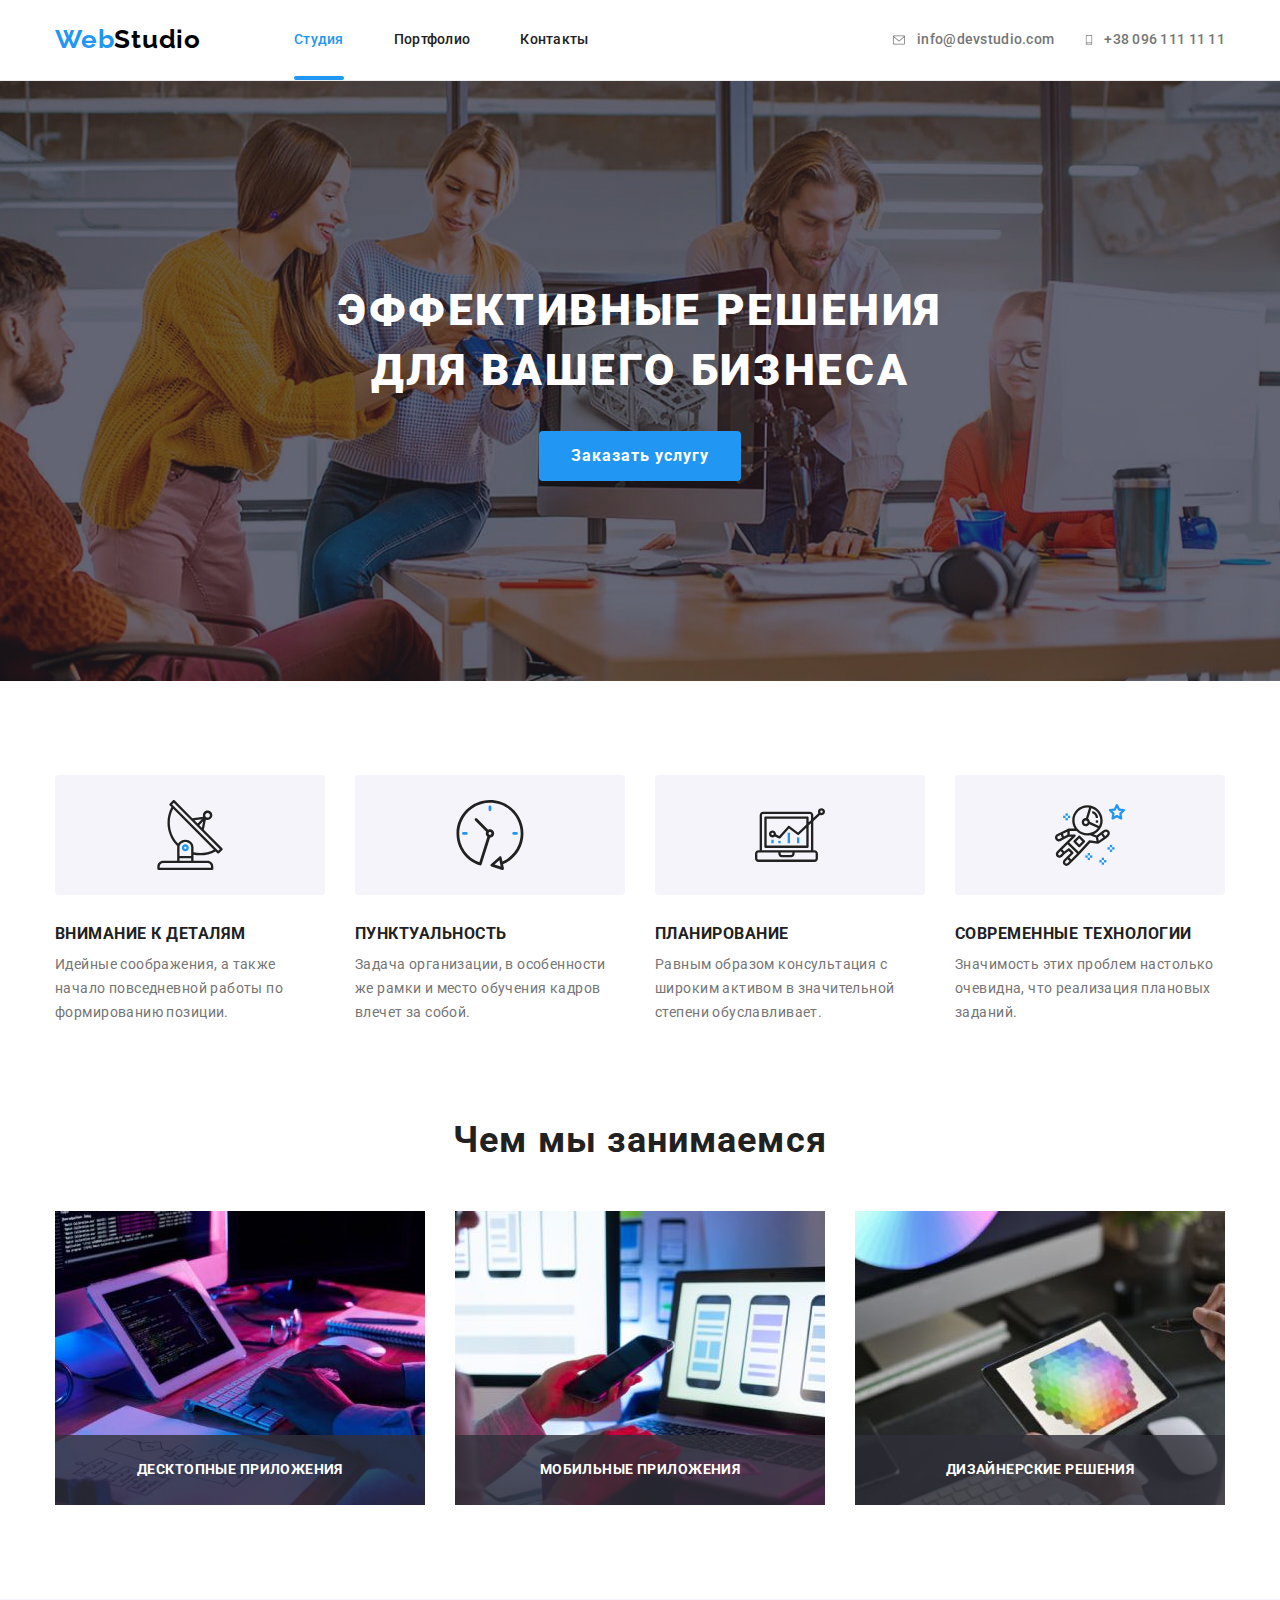
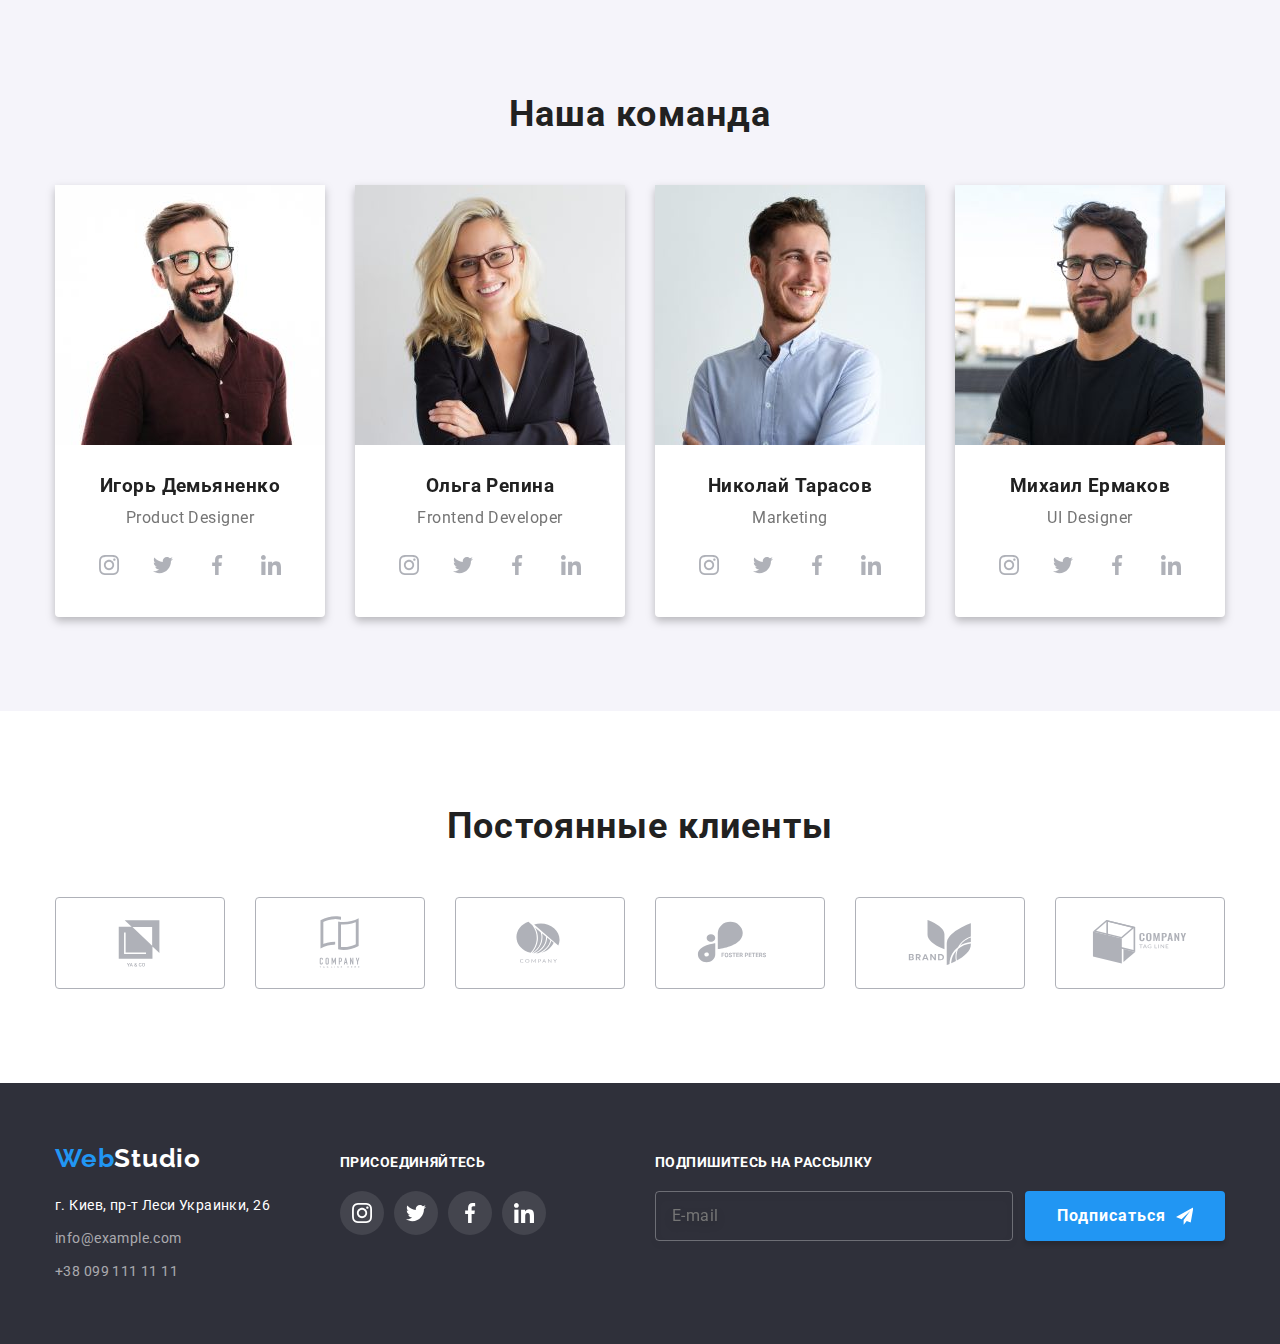
<file: index.html>
<!DOCTYPE html>
<html lang="ru">
<head>
    <meta charset="UTF-8">
    <meta http-equiv="X-UA-Compatible" content="IE=edge">
    <meta name="viewport" content="width=device-width, initial-scale=1.0">
    <title>Студия WebStudio</title>
        <link rel="preconnect" href="https://fonts.googleapis.com">
        <link rel="preconnect" href="https://fonts.gstatic.com" crossorigin>
        <link href="https://fonts.googleapis.com/css2?family=Raleway:wght@700&family=Roboto:wght@400;500;700;900&display=swap"
                rel="stylesheet">
        <link rel="stylesheet" href="https://cdnjs.cloudflare.com/ajax/libs/modern-normalize/1.1.0/modern-normalize.min.css">
        <link rel="stylesheet" href="./css/main.min.css">
</head>

<body>

<header class="header">
        <div class="container">
                <div class="header__content">
                        <nav class="navigation">
                                <a class="logo header__logo" href="./index.html">Web<span class="logo__text">Studio</span></a>
                                <ul class="navigation header__navigation">
                                        <li class="navigation__item navigation__item--active"><a class="navigation__link navigation__link--current-page" href="./index.html">Студия</a></li>
                                        <li class="navigation__item"><a class="navigation__link" href="./portfolio.html">Портфолио</a></li>
                                        <li class="navigation__item"><a class="navigation__link" href="./contacts">Контакты</a></li>
                                </ul>
                        </nav>

                        <ul class="contacts header__contacts">
                                <li class="contacts__item"><a class="contacts__link" href="mailto:info@devstudio.com"><svg width="16" height="12" class="contacts__icon">
                                        <use href="./images/icons.svg#icon-email"></use>
                                </svg>info@devstudio.com</a></li> 
                                <li class="contacts__item"><a class="contacts__link" href="tel:+380961111111"><svg width="10" height="16" class="contacts__icon"><use href="./images/icons.svg#icon-phone"></use></svg>+38 096 111 11 11</a> </li>
                        </ul>

                        <button class="mobile-button header__mobile-button" type="button" data-menu-open>
                                <svg width="40px" height="40px" class="mobile-button__icon" aria-label="Переключатель мобильного меню">
                                        <use href="./images/icons.svg#menu-mobile"></use>
                                </svg>
                        </button>


                        <div class="menu-mobile is-hidden" data-menu>
                                <button type="button" class="menu-mobile__close-button" data-menu-close>
                                        <svg width="40px" height="40px" aria-label="Переключатель мобильного меню">
                                                <use href="./images/icons.svg#menu-close"></use>
                                        </svg>
                                </button>
                                <ul class="menu__list">
                                        <li class="menu__item"><a href="./index.html" class="menu__navigation menu__navigation--current-page">Студия</a> </li>
                                        <li class="menu__item"><a href="./portfolio.html" class="menu__navigation">Портфолио</a></li>
                                        <li class="menu__item"><a href="./index.html" class="menu__navigation">Контакты</a></li>
                                </ul>

                                <ul class="menu__list menu-mobile__contacts">
                                        <li class="menu__item"><a href="+380961111111" class="menu__tel">+38 096 111 11 11</a></li>
                                        <li class="menu__item"><a href="mailto:info@devstudio.com" class="menu__email">info@devstudio.com</a></li>
                                </ul>

                                <ul class="menu-mobile__social-media">
                                        <li class="social-media__list"><a class="menu__social-media" href="">Instagram</a></li>
                                        <li class="social-media__list"><a class="menu__social-media" href="">Twitter</a></li>
                                        <li class="social-media__list"><a class="menu__social-media" href="">Facebook</a></li>
                                        <li class="social-media__list"><a class="menu__social-media" href="">LinkedIn</a></li>
                                </ul>
                        </div>
                
                </div>

        </div>
</header>



<main>

<!--Блок герой-->
        <section class="hero">
        <div class="container">
        <h1 class="hero__title">ЭФФЕКТИВНЫЕ РЕШЕНИЯ <br> ДЛЯ ВАШЕГО БИЗНЕСА</h1>
        <button class="button hero__button" type="button" data-modal-open>Заказать услугу</button>
        </div>
        </section>


<!--Особенности-->
        <section class="section section--alternative-padding">
                <div class="container">
                        <ul class="section-list">
                                <li class="section-list__item advantage">
                                        <div class="advantage__icon"><svg width="70" height="70">
                                                <use href="./images/icons.svg#icon-benefit1"></use>
                                        </svg></div>
                                        <h3 class="advantage__title">ВНИМАНИЕ К ДЕТАЛЯМ</h3>
                                        <p>Идейные соображения, а также начало повседневной работы по формированию позиции.</p>
                                        
                                </li>
                                <li class="section-list__item advantage">
                                        <div class="advantage__icon"><svg width="70" height="70">
                                                <use href="./images/icons.svg#icon-benefit2"></use>
                                        </svg></div>
                                        <h3 class="advantage__title">ПУНКТУАЛЬНОСТЬ</h3>
                                        <p>Задача организации, в особенности же рамки и место обучения кадров влечет за собой.</p>
                                </li>
                                <li class="section-list__item advantage">
                                        <div class="advantage__icon"><svg width="70" height="70">
                                                <use href="./images/icons.svg#icon-benefit3"></use>
                                        </svg></div>
                                        <h3 class="advantage__title">ПЛАНИРОВАНИЕ</h3>
                                        <p>Равным образом консультация с широким активом в значительной степени обуславливает.</p>
                                </li>
                                <li class="section-list__item advantage">
                                        <div class="advantage__icon"><svg width="70" height="70">
                                                <use href="./images/icons.svg#icon-benefit4"></use>
                                        </svg></div>
                                        <h3 class="advantage__title">СОВРЕМЕННЫЕ ТЕХНОЛОГИИ</h3>
                                        <p>Значимость этих проблем настолько очевидна, что реализация плановых заданий.</p>
                                </li>
                        </ul>
                </div>
        </section>



<!--Чем мы занимаемся-->
        <section class="section section--secondary">
                <div class="container">
                <h2 class="section__title">Чем мы занимаемся</h2> 
                <ul class="section-list">
                        <li class="section-list__item service">
                                <a href="">
                                        <img src="./images/optimized/service1.jpg" srcset="./images/optimized/service1.jpg 1x, ./images/optimized/service1_2x.jpg 2x" alt="Создание верстки" width="370" class="service__image">
                                        <p class="service__title">Десктопные приложения</p>
                                </a>
                        </li>
                        <li class="section-list__item service"><a href=""><img src="./images/optimized/service2.jpg" srcset="./images/optimized/service2.jpg 1x, ./images/optimized/service2_2x.jpg 2x" alt="Разработка мобильной версии" width="370" class="service__image"><p class="service__title">Мобильные приложения</p></a></li>
                        <li class="section-list__item service"><a href=""><img src="./images/optimized/service3.jpg" srcset="./images/optimized/service3.jpg 1x, ./images/optimized/service3_2x.jpg 2x" alt="Дизайн макетов" width="370" class="service__image"><p class="service__title">Дизайнерские решения</p></a></li>
                </ul>
                </div>
        </section>


<!--Наша команда-->
        <section class="section section--alternative-background">
        <div class="container">
            <h2 class="section__title">Наша команда</h2>
                <ul class="section-list">
                        <li class="section-list__item team-card team-card__list">
                                <picture>
                                        <source
                                        srcset="./images/optimized/team1_tel.jpg 1x, ./images/optimized/team1_tel_2x.jpg 2x" media="(max-width:767px)"
                                        >

                                        <source
                                        srcset="./images/optimized/team1_desk.jpg 1x, ./images/optimized/team1_desk_2x.jpg 2x" media="(min-width:1200px)"
                                        >   

                                        <img src="./images/optimized/team1_tablet.jpg" srcset="./images/optimized/team1_tablet.jpg 1x, ./images/optimized/team1_tablet_2x.jpg 2x" alt="Фото Игорь Демьяненко" class="team-card__image">

                                </picture>
                        
                        <h3 class="team-card__title">Игорь Демьяненко</h3>
                        <p lang="en" class="team-card__text">Product Designer</p>
                                <ul class="team-card__social-media">
                                        <li class="social-media__list-item"><a href="" class="social-media__link"> <svg class="social-media__icon" width="20" height="20"><use href="./images/icons.svg#icon-instagram"></use></svg></a></li>
                                        <li class="social-media__list-item"><a href="" class="social-media__link"> <svg class="social-media__icon" width="20" height="20"><use href="./images/icons.svg#icon-twitter"></use></svg></a></li>
                                        <li class="social-media__list-item"><a href="" class="social-media__link"> <svg class="social-media__icon" width="20" height="20"><use href="./images/icons.svg#icon-facebook"></use></svg></a></li>
                                        <li class="social-media__list-item"><a href="" class="social-media__link"> <svg class="social-media__icon" width="20" height="20"><use href="./images/icons.svg#icon-linkedin"></use></svg></a></li>
                                </ul>
                        </li>

                        <li class="section-list__item team-card team-card__list">
                                <picture>
                                        <source
                                        srcset="./images/optimized/team2_tel.jpg 1x, ./images/optimized/team2_tel_2x.jpg 2x" media="(max-width:767px)"
                                        >

                                        <source
                                        srcset="./images/optimized/team2_desk.jpg 1x, ./images/optimized/team2_desk_2x.jpg 2x" media="(min-width:1200px)"
                                        >   

                                        <img src="./images/optimized/team2_tablet.jpg" srcset="./images/optimized/team2_tablet.jpg 1x, ./images/optimized/team2_tablet_2x.jpg 2x" alt="Фото Ольга Репина" class="team-card__image">

                                </picture>        
                        <h3 class="team-card__title">Ольга Репина</h3>
                        <p lang="en" class="team-card__text">Frontend Developer</p>
                                <ul class="team-card__social-media">
                                        <li class="social-media__list-item"><a href="" class="social-media__link"> <svg class="social-media__icon" width="20" height="20">
                                                                <use href="./images/icons.svg#icon-instagram"></use>
                                                        </svg></a></li>
                                        <li class="social-media__list-item"><a href="" class="social-media__link"> <svg class="social-media__icon" width="20" height="20">
                                                                <use href="./images/icons.svg#icon-twitter"></use>
                                                        </svg></a></li>
                                        <li class="social-media__list-item"><a href="" class="social-media__link"> <svg class="social-media__icon" width="20" height="20">
                                                                <use href="./images/icons.svg#icon-facebook"></use>
                                                        </svg></a></li>
                                        <li class="social-media__list-item"><a href="" class="social-media__link"> <svg class="social-media__icon" width="20" height="20">
                                                                <use href="./images/icons.svg#icon-linkedin"></use>
                                                        </svg></a></li>
                                </ul>
                        </li>

                        <li class="section-list__item team-card team-card__list">
                                <picture>
                                        <source
                                        srcset="./images/optimized/team3_tel.jpg 1x, ./images/optimized/team3_tel_2x.jpg 2x" media="(max-width:767px)"
                                        >

                                        <source
                                        srcset="./images/optimized/team3_desk.jpg 1x, ./images/optimized/team3_desk_2x.jpg 2x" media="(min-width:1200px)"
                                        >   

                                        <img src="./images/optimized/team3_tablet.jpg" srcset="./images/optimized/team3_tablet.jpg 1x, ./images/optimized/team3_tablet_2x.jpg 2x" alt="Фото Николай Тарасов" class="team-card__image">

                                </picture>           
                        <h3 class="team-card__title">Николай Тарасов</h3>
                        <p lang="en" class="team-card__text">Marketing</p>
                                <ul class="team-card__social-media">
                                        <li class="social-media__list-item"><a href="" class="social-media__link"> <svg class="social-media__icon" width="20" height="20"><use href="./images/icons.svg#icon-instagram"></use></svg></a></li>
                                        <li class="social-media__list-item"><a href="" class="social-media__link"> <svg class="social-media__icon" width="20" height="20"><use href="./images/icons.svg#icon-twitter"></use></svg></a></li>
                                        <li class="social-media__list-item"><a href="" class="social-media__link"> <svg class="social-media__icon" width="20" height="20"><use href="./images/icons.svg#icon-facebook"></use></svg></a></li>
                                        <li class="social-media__list-item"><a href="" class="social-media__link"> <svg class="social-media__icon" width="20" height="20"><use href="./images/icons.svg#icon-linkedin"></use></svg></a></li>
                                </ul>
                        </li>
                        
                        <li class="section-list__item team-card team-card__list">
                                <picture>
                                        <source
                                        srcset="./images/optimized/team4_tel.jpg 1x, ./images/optimized/team4_tel_2x.jpg 2x" media="(max-width:767px)"
                                        >

                                        <source
                                        srcset="./images/optimized/team4_desk.jpg 1x, ./images/optimized/team4_desk_2x.jpg 2x" media="(min-width:1200px)"
                                        >   

                                        <img src="./images/optimized/team4_tablet.jpg" srcset="./images/optimized/team4_tablet.jpg 1x, ./images/optimized/team4_tablet_2x.jpg 2x" alt="Фото Михаил Ермаков" class="team-card__image">

                                </picture>    
                        <h3 class="team-card__title">Михаил Ермаков</h3>
                        <p lang="en" class="team-card__text">UI Designer</p>
                                <ul class="team-card__social-media">
                                        <li class="social-media__list-item"><a href="" class="social-media__link"> <svg class="social-media__icon" width="20" height="20"><use href="./images/icons.svg#icon-instagram"></use></svg></a></li>
                                        <li class="social-media__list-item"><a href="" class="social-media__link"> <svg class="social-media__icon" width="20" height="20"><use href="./images/icons.svg#icon-twitter"></use></svg></a></li>
                                        <li class="social-media__list-item"><a href="" class="social-media__link"> <svg class="social-media__icon" width="20" height="20"><use href="./images/icons.svg#icon-facebook"></use></svg></a></li>
                                        <li class="social-media__list-item"><a href="" class="social-media__link"> <svg class="social-media__icon" width="20" height="20"><use href="./images/icons.svg#icon-linkedin"></use></svg></a></li>
                        </ul>
                        </li>
                </ul>
        </div>
        </section>

        <!--Клиенты-->
        <section class="section">
                <div class="container">
                        <h2 class="section__title">Постоянные клиенты</h2>
                        <ul class="client-list">
                                <li class="client-list__item"><a href="" class="client-list__logo"><svg width="106" height="60" class="client-list__icon"><use href="./images/icons.svg#icon-client1"></use></svg></a></li>
                                <li class="client-list__item"><a href="" class="client-list__logo"><svg width="106" height="60" class="client-list__icon"><use href="./images/icons.svg#icon-client2"></use></svg></a></li>
                                <li class="client-list__item"><a href="" class="client-list__logo"><svg width="106" height="60" class="client-list__icon"><use href="./images/icons.svg#icon-client3"></use></svg></a></li>
                                <li class="client-list__item"><a href="" class="client-list__logo"><svg width="106" height="60" class="client-list__icon"><use href="./images/icons.svg#icon-client4"></use></svg></a></li>
                                <li class="client-list__item"><a href="" class="client-list__logo"><svg width="106" height="60" class="client-list__icon"><use href="./images/icons.svg#icon-client5"></use></svg></a></li>
                                <li class="client-list__item"><a href="" class="client-list__logo"><svg width="106" height="60" class="client-list__icon"><use href="./images/icons.svg#icon-client6"></use></svg></a></li>
                        </ul>
                </div>
        </section>

</main>


        <footer class="footer">
                <div class="container footer__content">
                        <div class="footer__tablet-layout">
                                <div>
                                        <a class="logo" href="./index.html">Web<span class="logo__text--alternative">Studio</span></a>
                                        <address>
                                                <ul class="address footer__address">
                                                        <li class="address__line"><a class="address__text address__text--alternative" href="https://goo.gl/maps/aRRkFb3PzJFJw8Fk9" target="_blank">г. Киев, пр-т Леси Украинки, 26</a></li>
                                                        <li class="address__line"><a class="address__text" href="mailto:info@devstudio.com">info@example.com</a></li>
                                                        <li class="address__line"><a class="address__text" href="tel:+380961111111">+38 099 111 11 11</a></li>
                                                </ul>
                                        </address>
                                </div>
                        
                                <div class="footer__social-media">
                                        <h3 class="footer__call-to-action">присоединяйтесь</h3>
                                                <ul class="social-media">
                                                        <li class="social-media__list-item"><a href="" class="social-media__link social-media__link--alternative"> <svg class="social-media__icon" width="20" height="20">
                                                                                <use href="./images/icons.svg#icon-instagram"></use>
                                                                        </svg></a></li>
                                                        <li class="social-media__list-item"><a href="" class="social-media__link social-media__link--alternative"> <svg class="social-media__icon" width="20" height="20">
                                                                                <use href="./images/icons.svg#icon-twitter"></use>
                                                                        </svg></a></li>
                                                        <li class="social-media__list-item"><a href="" class="social-media__link social-media__link--alternative"> <svg class="social-media__icon" width="20" height="20">
                                                                                <use href="./images/icons.svg#icon-facebook"></use>
                                                                        </svg></a></li>
                                                        <li class="social-media__list-item"><a href="" class="social-media__link social-media__link--alternative"> <svg class="social-media__icon" width="20" height="20">
                                                                                <use href="./images/icons.svg#icon-linkedin"></use>
                                                                        </svg></a></li>
                                                </ul>
                                </div>
                        </div>
                        
                        <div class="footer__form">
                                <label for="subscription" class="footer__call-to-action">Подпишитесь на рассылку</label>
                                        <div>
                                                <form class="footer__subscription">
                                                <input type="email" name="subscription" id="subscription" class="footer__input" placeholder="E-mail">
                                                <button type="submit" class="button button--submission footer__button">Подписаться<svg width="24" height="24" class="button__icon"><use href="./images/icons.svg#icon-send"></use></svg></button>
                                                </form>
                                        </div>
                        </div>
                </div>
        </footer>
        <div class="backdrop backdrop--hidden" data-modal>
                <div class="modal">
                        <button type="button" class="modal-button" data-modal-close><svg width="11" height="11" class="modal-button__cross"><use href="./images/icons.svg#icon-cross"></use></svg></button>
                        <p class="modal__label">Оставьте свои данные, мы вам перезвоним</p>
                        <form>
                                
                                <div class="modal__input">
                                        <label for="name">Имя</label>
                                        <input type="text" name="name" id="name" maxlength="20" class="input__layout">
                                        <svg width="18" height="18" class="input__icon">
                                        <use href="./images/icons.svg#icon-profile"></use>
                                        </svg>
                                </div>
                                
                                <div class="modal__input">
                                        <label for="tel">Телефон</label>
                                        <input type="tel" name="tel" id="tel" class="input__layout">
                                        <svg width="18" height="18" class="input__icon">
                                        <use href="./images/icons.svg#icon-tel"></use>
                                        </svg>
                                </div>

                                
                                <div class="modal__input">
                                        <label for="email">Почта</label>
                                        <input type="email" name="email" id="email" class="input__layout">
                                        <svg width="18" height="18" class="input__icon">
                                        <use href="./images/icons.svg#icon-email-form"></use>
                                        </svg>
                                </div>
                                
                                <div class="modal__textarea">
                                <label for="comment">Комментарий</label>
                                <textarea name="comment" id="comment" placeholder="Введите текст" class="textarea"></textarea>
                                </div>
                                <input type="checkbox" name="policy" id="policy" class="input__check input__check--hidden">
                                <label for="policy" class="policy__text"><span class="policy__check"><svg width="11" height="8">
                                        <use href="./images/icons.svg#icon-confirm"></use>
                                </svg></span> Соглашаюсь с рассылкой и принимаю <a href="" class="policy__link">Условия договора</a></label>
                                <button type="submit" class="button button--submission modal__button">Отправить</button>
                        </form>
                
                </div>
        </div>

<script src="./js/mobile-menu.js"></script>
<script src="./js/modal.js"></script>

</body>
</html>
</file>
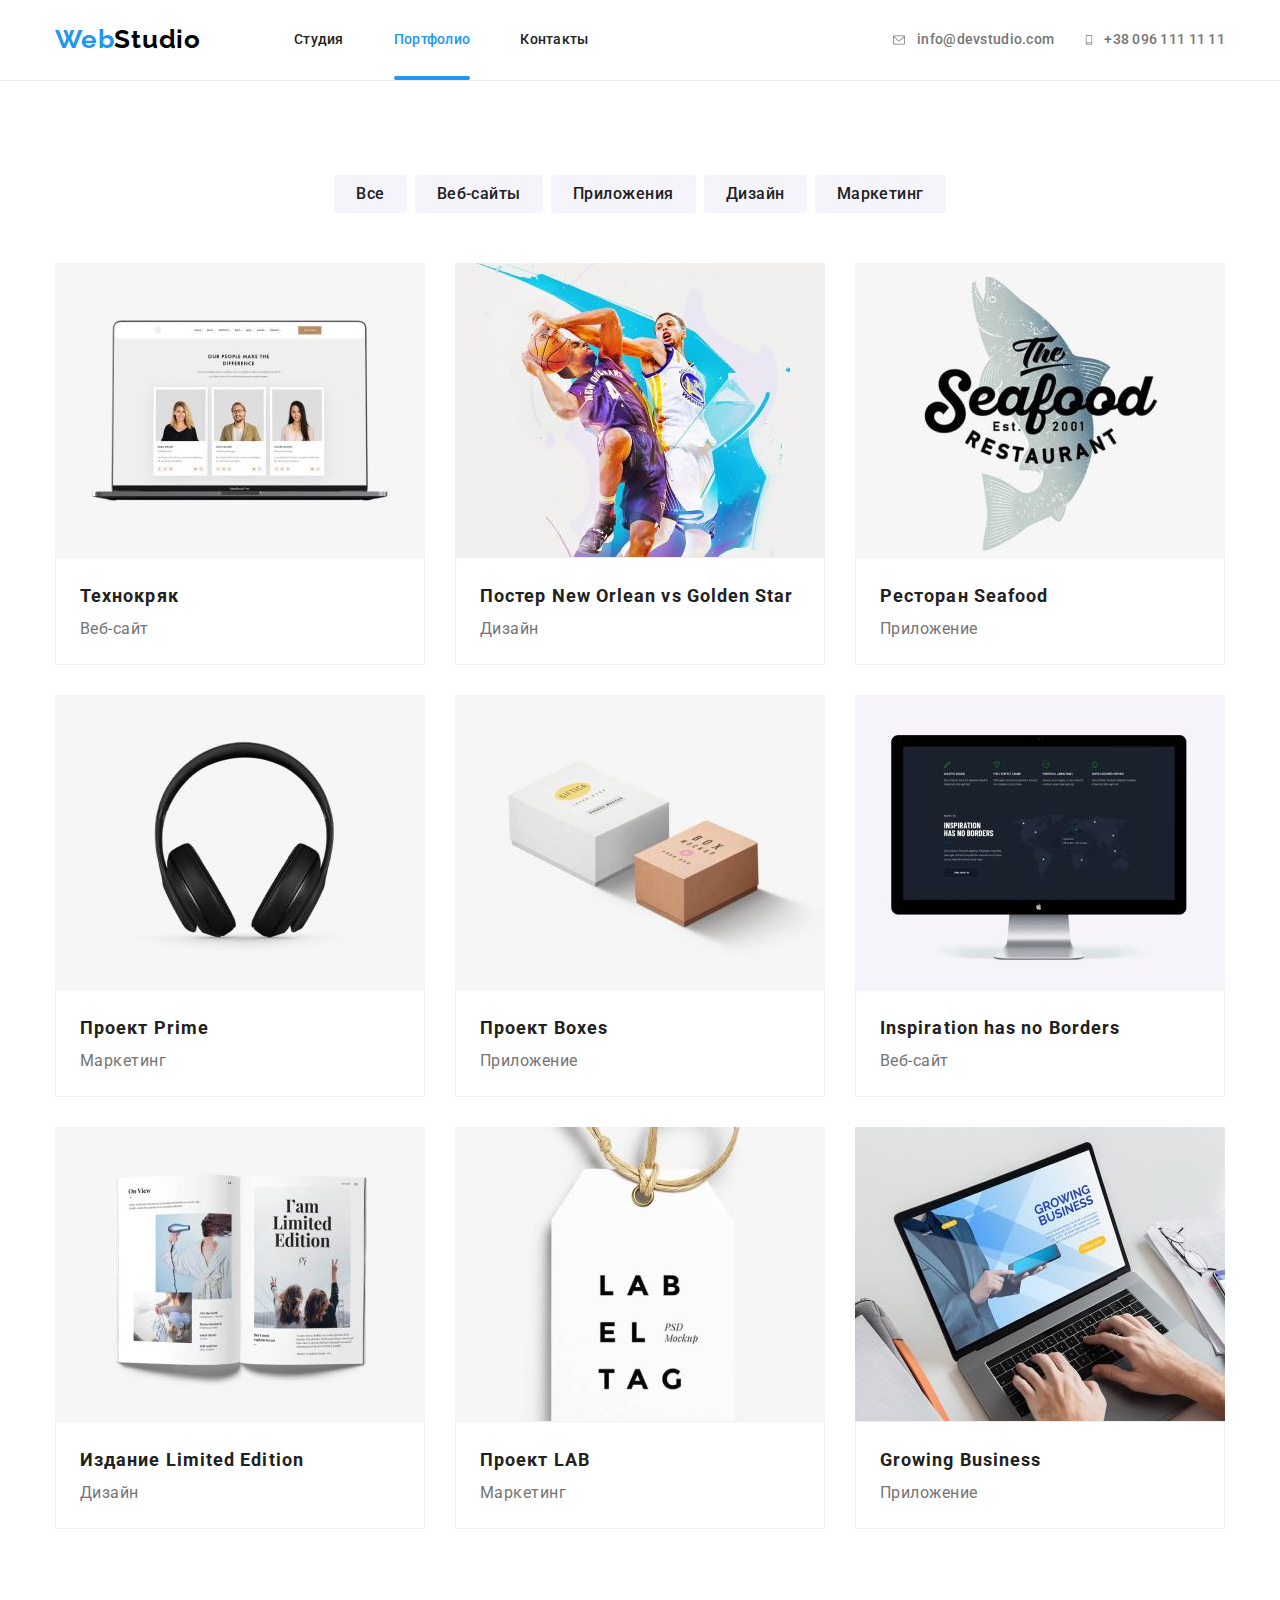
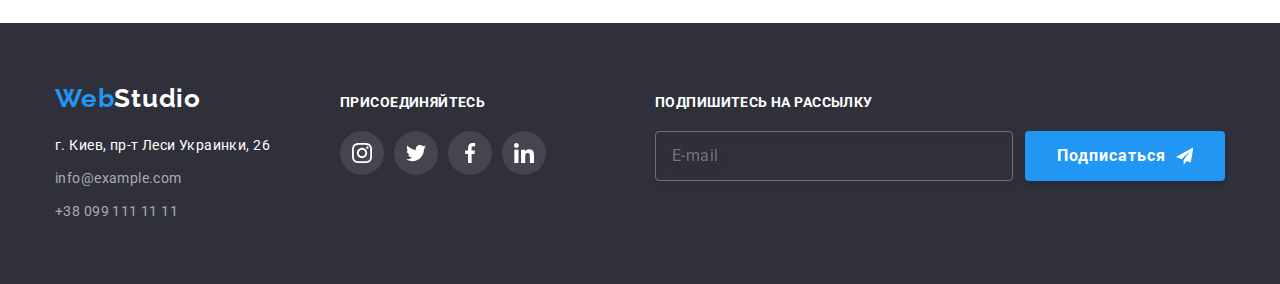
<file: portfolio.html>
<!DOCTYPE html>
<html lang="ru">
<head>
    <meta charset="UTF-8">
    <meta http-equiv="X-UA-Compatible" content="IE=edge">
    <meta name="viewport" content="width=device-width, initial-scale=1.0">
    <title>Портфолио WebStudio</title>
    <link rel="preconnect" href="https://fonts.googleapis.com">
    <link rel="preconnect" href="https://fonts.gstatic.com" crossorigin>
    <link href="https://fonts.googleapis.com/css2?family=Raleway:wght@700&family=Roboto:wght@400;500;700;900&display=swap"
    rel="stylesheet">
    <link rel="stylesheet" href="https://cdnjs.cloudflare.com/ajax/libs/modern-normalize/1.1.0/modern-normalize.min.css">
    <link rel="stylesheet" href="./css/main.min.css">
</head>

<body>

        <header class="header">
                <div class="container">
                        <div class="header__content">
                                <nav class="navigation">
                                        <a class="logo header__logo" href="./index.html">Web<span class="logo__text">Studio</span></a>
                                        <ul class="navigation header__navigation">
                                                <li class="navigation__item"><a class="navigation__link" href="./index.html">Студия</a></li>
                                                <li class="navigation__item navigation__item--active"><a class="navigation__link navigation__link--current-page" href="./portfolio.html">Портфолио</a></li>
                                                <li class="navigation__item"><a class="navigation__link" href="./contacts">Контакты</a></li>
                                        </ul>
                                </nav>
        
                                <ul class="contacts header__contacts">
                                        <li class="contacts__item"><a class="contacts__link" href="mailto:info@devstudio.com"><svg width="16" height="12" class="contacts__icon">
                                                <use href="./images/icons.svg#icon-email"></use>
                                        </svg>info@devstudio.com</a></li> 
                                        <li class="contacts__item"><a class="contacts__link" href="tel:+380961111111"><svg width="10" height="16" class="contacts__icon"><use href="./images/icons.svg#icon-phone"></use></svg>+38 096 111 11 11</a> </li>
                                </ul>
        
                                <button class="mobile-button header__mobile-button" type="button" data-menu-open>
                                        <svg width="40px" height="40px" class="mobile-button__icon" aria-label="Переключатель мобильного меню">
                                                <use href="./images/icons.svg#menu-mobile"></use>
                                        </svg>
                                </button>
        
        
                                <div class="menu-mobile is-hidden" data-menu>
                                        <button type="button" class="menu-mobile__close-button" data-menu-close>
                                                <svg width="40px" height="40px" aria-label="Переключатель мобильного меню">
                                                        <use href="./images/icons.svg#menu-close"></use>
                                                </svg>
                                        </button>
                                        <ul class="menu__list">
                                                <li class="menu__item"><a href="./index.html" class="menu__navigation">Студия</a> </li>
                                                <li class="menu__item"><a href="./portfolio.html" class="menu__navigation menu__navigation--current-page">Портфолио</a></li>
                                                <li class="menu__item"><a href="./index.html" class="menu__navigation">Контакты</a></li>
                                        </ul>
        
                                        <ul class="menu__list menu-mobile__contacts">
                                                <li class="menu__item"><a href="+380961111111" class="menu__tel">+38 096 111 11 11</a></li>
                                                <li class="menu__item"><a href="mailto:info@devstudio.com" class="menu__email">info@devstudio.com</a></li>
                                        </ul>
        
                                        <ul class="menu-mobile__social-media">
                                                <li class="social-media__list"><a class="menu__social-media" href="">Instagram</a></li>
                                                <li class="social-media__list"><a class="menu__social-media" href="">Twitter</a></li>
                                                <li class="social-media__list"><a class="menu__social-media" href="">Facebook</a></li>
                                                <li class="social-media__list"><a class="menu__social-media" href="">LinkedIn</a></li>
                                        </ul>
        
                                </div>
                        
                        </div>
        
                </div>
        </header>



<main>
    <div class="container">
                <section class="section">
                        <h1 class="section__title section__title--hidden">Портфолио Работ WebStudio</h1>
                        <ul class="filter-list section__filter-list">
                                <li class="filter-list__item"><button class="filter" type="button">Все</button></li>
                                <li class="filter-list__item"><button class="filter" type="button">Веб-сайты</button></li>
                                <li class="filter-list__item"><button class="filter" type="button">Приложения</button></li>
                                <li class="filter-list__item"><button class="filter" type="button">Дизайн</button></li>
                                <li class="filter-list__item"><button class="filter" type="button">Маркетинг</button></li>
                        </ul>

                                <ul class="gallery">
                                        <li class="project-card gallery__project-card">
                                                <a class="project-card__link" href="">
                                                        <div class="project-card__project">
                                                                <picture>
                                                                        <source srcset="./images/optimized/case1_tel.jpg 1x, ./images/optimized/case1_tel_2x.jpg 2x" media="(max-width:767px)">
                                                                        <source srcset="./images/optimized/case1_desk.jpg 1x, ./images/optimized/case1_desk_2x.jpg 2x" media="(min-width:1200px)"> 
                                                                        <img src="./images/optimized/case1_tablet.jpg" srcset="./images/optimized/case1_tablet.jpg 1x, ./images/optimized/case1_tablet_2x.jpg 2x" alt="Веб-сайт Технокряк" class="project__image">
                                                                </picture>
                                                                <p class="project__bio">Технокряк это современная площадка распространения коронавируса. Компании используют эту платформу для цифрового
                                        шпионажа и атак на защищённые сервера конкурентов.</p></div><div class="project__brief project__brief--extended"><h2 class="project__title">Технокряк</h2><p class="project__text">Веб-сайт</p></div></a></li>
                                        <li class="project-card gallery__project-card">
                                                <a class="project-card__link" href="">
                                                        <div class="project-card__project">
                                                                <picture>
                                                                        <source srcset="./images/optimized/case2_tel.jpg 1x, ./images/optimized/case2_tel_2x.jpg 2x" media="(max-width:767px)">
                                                                        <source srcset="./images/optimized/case2_desk.jpg 1x, ./images/optimized/case2_desk_2x.jpg 2x" media="(min-width:1200px)"> 
                                                                        <img src="./images/optimized/case2_tablet.jpg" srcset="./images/optimized/case2_tablet.jpg 1x, ./images/optimized/case2_tablet_2x.jpg 2x" alt="Дизайн Постер New Orlean vs Golden Star" class="project__image">
                                                                </picture>
                                                                <p class="project__bio">Технокряк это современная площадка распространения коронавируса. Компании используют эту платформу для цифрового
                                        шпионажа и атак на защищённые сервера конкурентов.</p></div><div class="project__brief"><h2 class="project__title">Постер New Orlean vs Golden Star</h2><p class="project__text">Дизайн</p></div></a></li>
                                        <li class="project-card gallery__project-card">
                                                <a class="project-card__link" href="">
                                                        <div class="project-card__project">
                                                                <picture>
                                                                        <source srcset="./images/optimized/case3_tel.jpg 1x, ./images/optimized/case3_tel_2x.jpg 2x" media="(max-width:767px)">
                                                                        <source srcset="./images/optimized/case3_desk.jpg 1x, ./images/optimized/case3_desk_2x.jpg 2x" media="(min-width:1200px)"> 
                                                                        <img src="./images/optimized/case3_tablet.jpg" srcset="./images/optimized/case3_tablet.jpg 1x, ./images/optimized/case3_tablet_2x.jpg 2x" alt="Приложение Ресторан Seafood" class="project__image">
                                                                </picture>
                                                                <p class="project__bio">Технокряк это современная площадка распространения коронавируса. Компании используют эту платформу для цифрового
                                        шпионажа и атак на защищённые сервера конкурентов.</p></div><div class="project__brief"><h2 class="project__title">Ресторан Seafood</h2><p class="project__text">Приложение</p></div></a></li>
                                        <li class="project-card gallery__project-card">
                                                <a class="project-card__link" href="">
                                                        <div class="project-card__project">
                                                                <picture>
                                                                        <source srcset="./images/optimized/case4_tel.jpg 1x, ./images/optimized/case4_tel_2x.jpg 2x" media="(max-width:767px)">
                                                                        <source srcset="./images/optimized/case4_desk.jpg 1x, ./images/optimized/case4_desk_2x.jpg 2x" media="(min-width:1200px)"> 
                                                                        <img src="./images/optimized/case4_tablet.jpg" srcset="./images/optimized/case4_tablet.jpg 1x, ./images/optimized/case4_tablet_2x.jpg 2x" alt="Маркетинг Проект Prime" class="project__image">
                                                                </picture>
                                                                <p class="project__bio">Технокряк это современная площадка распространения коронавируса. Компании используют эту платформу для цифрового
                                        шпионажа и атак на защищённые сервера конкурентов.</p></div><div class="project__brief"><h2 class="project__title">Проект Prime</h2><p class="project__text">Маркетинг</p></div></a></li>
                                        <li class="project-card gallery__project-card">
                                                <a class="project-card__link" href="">
                                                        <div class="project-card__project">
                                                                <picture>
                                                                        <source srcset="./images/optimized/case5_tel.jpg 1x, ./images/optimized/case5_tel_2x.jpg 2x" media="(max-width:767px)">
                                                                        <source srcset="./images/optimized/case5_desk.jpg 1x, ./images/optimized/case5_desk_2x.jpg 2x" media="(min-width:1200px)"> 
                                                                        <img src="./images/optimized/case5_tablet.jpg" srcset="./images/optimized/case5_tablet.jpg 1x, ./images/optimized/case5_tablet_2x.jpg 2x" alt="Приложение Проект Boxes" class="project__image">
                                                                </picture>
                                                                <p class="project__bio">Технокряк это современная площадка распространения коронавируса. Компании используют эту платформу для цифрового
                                        шпионажа и атак на защищённые сервера конкурентов.</p></div><div class="project__brief"><h2 class="project__title">Проект Boxes</h2><p class="project__text">Приложение</p></div></a></li>
                                        <li class="project-card gallery__project-card">
                                                <a class="project-card__link" href="">
                                                        <div class="project-card__project">
                                                                <picture>
                                                                        <source srcset="./images/optimized/case6_tel.jpg 1x, ./images/optimized/case6_tel_2x.jpg 2x" media="(max-width:767px)">
                                                                        <source srcset="./images/optimized/case6_desk.jpg 1x, ./images/optimized/case6_desk_2x.jpg 2x" media="(min-width:1200px)"> 
                                                                        <img src="./images/optimized/case6_tablet.jpg" srcset="./images/optimized/case6_tablet.jpg 1x, ./images/optimized/case6_tablet_2x.jpg 2x" alt="Веб-сайт Inspiration has no Borders" class="project__image">
                                                                </picture>
                                                                <p class="project__bio">Технокряк это современная площадка распространения коронавируса. Компании используют эту платформу для цифрового
                                        шпионажа и атак на защищённые сервера конкурентов.</p></div><div class="project__brief"><h2 class="project__title" lang="en">Inspiration has no Borders</h2><p class="project__text">Веб-сайт</p></div></a></li>
                                        <li class="project-card gallery__project-card">
                                                <a class="project-card__link" href="">
                                                        <div class="project-card__project">
                                                                <picture>
                                                                        <source srcset="./images/optimized/case7_tel.jpg 1x, ./images/optimized/case7_tel_2x.jpg 2x" media="(max-width:767px)">
                                                                        <source srcset="./images/optimized/case7_desk.jpg 1x, ./images/optimized/case7_desk_2x.jpg 2x" media="(min-width:1200px)"> 
                                                                        <img src="./images/optimized/case7_tablet.jpg" srcset="./images/optimized/case7_tablet.jpg 1x, ./images/optimized/case7_tablet_2x.jpg 2x" alt="Дизайн Издание Limited Edition" class="project__image">
                                                                </picture>
                                                                <p class="project__bio">Технокряк это современная площадка распространения коронавируса. Компании используют эту платформу для цифрового
                                        шпионажа и атак на защищённые сервера конкурентов.</p></div><div class="project__brief"><h2 class="project__title">Издание Limited Edition</h2><p class="project__text">Дизайн</p></div></a></li>
                                        <li class="project-card gallery__project-card">
                                                <a class="project-card__link" href="">
                                                        <div class="project-card__project">
                                                                <picture>
                                                                        <source srcset="./images/optimized/case8_tel.jpg 1x, ./images/optimized/case8_tel_2x.jpg 2x" media="(max-width:767px)">
                                                                        <source srcset="./images/optimized/case8_desk.jpg 1x, ./images/optimized/case8_desk_2x.jpg 2x" media="(min-width:1200px)"> 
                                                                        <img src="./images/optimized/case8_tablet.jpg" srcset="./images/optimized/case8_tablet.jpg 1x, ./images/optimized/case8_tablet_2x.jpg 2x" alt="Маркетинг Проект LAB" class="project__image">
                                                                </picture>
                                                                <p class="project__bio">Технокряк это современная площадка распространения коронавируса. Компании используют эту платформу для цифрового
                                        шпионажа и атак на защищённые сервера конкурентов.</p></div><div class="project__brief"><h2 class="project__title">Проект LAB</h2><p class="project__text">Маркетинг</p></div></a></li>
                                        <li class="project-card gallery__project-card">
                                                <a class="project-card__link" href="">
                                                        <div class="project-card__project">
                                                                <picture>
                                                                        <source srcset="./images/optimized/case9_tel.jpg 1x, ./images/optimized/case9_tel_2x.jpg 2x" media="(max-width:767px)">
                                                                        <source srcset="./images/optimized/case9_desk.jpg 1x, ./images/optimized/case9_desk_2x.jpg 2x" media="(min-width:1200px)"> 
                                                                        <img src="./images/optimized/case9_tablet.jpg" srcset="./images/optimized/case9_tablet.jpg 1x, ./images/optimized/case9_tablet_2x.jpg 2x" alt="Приложение Growing Business" class="project__image">
                                                                </picture>
                                                                <p class="project__bio">Технокряк это современная площадка распространения коронавируса. Компании используют эту платформу для цифрового
                                        шпионажа и атак на защищённые сервера конкурентов.</p></div><div class="project__brief"><h2 class="project__title" lang="en">Growing Business</h2><p class="project__text">Приложение</p></div></a></li>
                                </ul>
                </section>
    </div>
</main>


<footer class="footer">
        <div class="container footer__content">
                <div class="footer__tablet-layout">
                        <div>
                                <a class="logo" href="./index.html">Web<span class="logo__text--alternative">Studio</span></a>
                                <address>
                                        <ul class="address footer__address">
                                                <li class="address__line"><a class="address__text address__text--alternative" href="https://goo.gl/maps/aRRkFb3PzJFJw8Fk9" target="_blank">г. Киев, пр-т Леси Украинки, 26</a></li>
                                                <li class="address__line"><a class="address__text" href="mailto:info@devstudio.com">info@example.com</a></li>
                                                <li class="address__line"><a class="address__text" href="tel:+380961111111">+38 099 111 11 11</a></li>
                                        </ul>
                                </address>
                        </div>
                
                        <div class="footer__social-media">
                                <h3 class="footer__call-to-action">присоединяйтесь</h3>
                                        <ul class="social-media">
                                                <li class="social-media__list-item"><a href="" class="social-media__link social-media__link--alternative"> <svg class="social-media__icon" width="20" height="20">
                                                                        <use href="./images/icons.svg#icon-instagram"></use>
                                                                </svg></a></li>
                                                <li class="social-media__list-item"><a href="" class="social-media__link social-media__link--alternative"> <svg class="social-media__icon" width="20" height="20">
                                                                        <use href="./images/icons.svg#icon-twitter"></use>
                                                                </svg></a></li>
                                                <li class="social-media__list-item"><a href="" class="social-media__link social-media__link--alternative"> <svg class="social-media__icon" width="20" height="20">
                                                                        <use href="./images/icons.svg#icon-facebook"></use>
                                                                </svg></a></li>
                                                <li class="social-media__list-item"><a href="" class="social-media__link social-media__link--alternative"> <svg class="social-media__icon" width="20" height="20">
                                                                        <use href="./images/icons.svg#icon-linkedin"></use>
                                                                </svg></a></li>
                                        </ul>
                        </div>
                </div>
                
                <div class="footer__form">
                        <label for="subscription" class="footer__call-to-action">Подпишитесь на рассылку</label>
                                <div>
                                        <form class="footer__subscription">
                                        <input type="email" name="subscription" id="subscription" class="footer__input" placeholder="E-mail">
                                        <button type="submit" class="button button--submission footer__button">Подписаться<svg width="24" height="24" class="button__icon"><use href="./images/icons.svg#icon-send"></use></svg></button>
                                        </form>
                                </div>
                </div>
        </div>
</footer>
<script src="./js/mobile-menu.js"></script>
</body>
</html>
</file>
<file: css/main.min.css>
h1,h2,h3,h4,h5,h6,ul,p{margin:0;padding:0}body{font-family:"Roboto", "Helvetica Neue", "Verdana", "Tahoma", sans-serif;color:#757575;font-size:14px;line-height:1.71;letter-spacing:0.03em;background:#fff}body.modal--open{overflow:hidden}body.menu--open{overflow:hidden}.container{width:100%;margin-left:auto;margin-right:auto;padding-left:15px;padding-right:15px}@media screen and (min-width: 480px){.container{width:480px}}@media screen and (min-width: 768px){.container{width:768px}}@media screen and (min-width: 1200px){.container{width:1200px}}.header{border-bottom:#ececec solid 1px;min-height:60px}.header__content{display:-webkit-box;display:-ms-flexbox;display:flex;position:relative}.header__navigation{margin-left:88px}@media screen and (min-width: 1200px){.header__navigation{margin-left:93px}}.header__contacts{margin-left:auto}.header__logo{padding-top:16px;padding-bottom:16px}.mobile-button{display:-webkit-box;display:-ms-flexbox;display:flex;-webkit-box-align:center;-ms-flex-align:center;align-items:center;-webkit-box-pack:center;-ms-flex-pack:center;justify-content:center;width:40px;height:40px;position:absolute;top:10px;right:0;background-color:transparent;border:none;cursor:pointer;-webkit-transition-property:fill;transition-property:fill;-webkit-transition-duration:250ms;transition-duration:250ms;-webkit-transition-timing-function:cubic-bezier(0.4, 0, 0.2, 1);transition-timing-function:cubic-bezier(0.4, 0, 0.2, 1)}@media screen and (min-width: 768px){.mobile-button{display:none}}.mobile-button:hover,.mobile-button:focus{fill:#2196f3}@media screen and (min-width: 768px){.navigation{list-style:none;display:-webkit-box;display:-ms-flexbox;display:flex;-ms-flex-wrap:wrap;flex-wrap:wrap;-webkit-box-align:center;-ms-flex-align:center;align-items:center}}.navigation__item{display:none}@media screen and (min-width: 768px){.navigation__item{display:block;margin-right:50px;position:relative}}.navigation__item:last-child{margin-right:0px}.navigation__item--active::after{content:"";width:100%;height:4px;background-color:#2196f3;border-radius:2px;position:absolute;bottom:0}.navigation__link{padding-top:32px;padding-bottom:32px;display:-webkit-box;display:-ms-flexbox;display:flex;-webkit-box-align:center;-ms-flex-align:center;align-items:center;-webkit-box-pack:center;-ms-flex-pack:center;justify-content:center;color:#212121;font-weight:500;line-height:1.14;letter-spacing:0.02em;text-decoration:none;position:relative;-webkit-transition-property:color;transition-property:color;-webkit-transition-duration:250ms;transition-duration:250ms;-webkit-transition-timing-function:cubic-bezier(0.4, 0, 0.2, 1);transition-timing-function:cubic-bezier(0.4, 0, 0.2, 1)}.navigation__link--current-page{color:#2196f3}.navigation__link:focus,.navigation__link:hover{color:#2196f3}.contacts{list-style:none;padding-top:21px;padding-bottom:21px}@media screen and (min-width: 1200px){.contacts{display:-webkit-box;display:-ms-flexbox;display:flex;-ms-flex-wrap:wrap;flex-wrap:wrap;-webkit-box-align:center;-ms-flex-align:center;align-items:center;padding-top:32px;padding-bottom:32px}}.contacts__item{display:none}@media screen and (min-width: 768px){.contacts__item{display:block;margin-bottom:10px}}@media screen and (min-width: 1200px){.contacts__item{margin-bottom:0;margin-right:30px}}.contacts__item:last-child{margin-bottom:0;margin-right:0}.contacts__link{display:-webkit-box;display:-ms-flexbox;display:flex;-webkit-box-align:center;-ms-flex-align:center;align-items:center;-webkit-box-pack:start;-ms-flex-pack:start;justify-content:start;color:#757575;font-weight:500;line-height:1.14;letter-spacing:0.02em;text-decoration:none;position:relative;-webkit-transition-property:color;transition-property:color;-webkit-transition-duration:250ms;transition-duration:250ms;-webkit-transition-timing-function:cubic-bezier(0.4, 0, 0.2, 1);transition-timing-function:cubic-bezier(0.4, 0, 0.2, 1)}.contacts__link:focus,.contacts__link:hover{color:#2196f3}.contacts__icon{fill:currentColor;margin-right:10px}.logo{display:-webkit-box;display:-ms-flexbox;display:flex;-webkit-box-pack:center;-ms-flex-pack:center;justify-content:center;font-family:"Raleway";font-weight:700;font-size:24px;line-height:1.17;letter-spacing:0.03em;color:#2196f3;text-decoration:none}@media screen and (min-width: 1200px){.logo{font-size:26px;line-height:1.2;-webkit-box-pack:start;-ms-flex-pack:start;justify-content:start}}.logo__text{color:#000}.logo__text--alternative{color:#fff;text-align:center}.menu-mobile{width:100vw;height:100vh;overflow-y:scroll;background:#fff;position:fixed;top:0%;left:0%;padding:48px 40px 48px 40px;z-index:1;-webkit-transform:translateY(0);transform:translateY(0);-webkit-transition-property:-webkit-transform;transition-property:-webkit-transform;transition-property:transform;transition-property:transform, -webkit-transform;-webkit-transition-duration:250ms;transition-duration:250ms;-webkit-transition-timing-function:cubic-bezier(0.4, 0, 0.2, 1);transition-timing-function:cubic-bezier(0.4, 0, 0.2, 1)}.menu-mobile__close-button{display:-webkit-box;display:-ms-flexbox;display:flex;-webkit-box-align:center;-ms-flex-align:center;align-items:center;-webkit-box-pack:center;-ms-flex-pack:center;justify-content:center;width:40px;height:40px;position:absolute;top:21px;right:25px;background-color:transparent;border:none;cursor:pointer;-webkit-transition-property:fill;transition-property:fill;-webkit-transition-duration:250ms;transition-duration:250ms;-webkit-transition-timing-function:cubic-bezier(0.4, 0, 0.2, 1);transition-timing-function:cubic-bezier(0.4, 0, 0.2, 1)}.menu-mobile__close-button:hover,.menu-mobile__close-button:focus{fill:#2196f3}.menu-mobile__contacts{margin-top:302px}.menu-mobile__social-media{margin-top:64px;display:-webkit-box;display:-ms-flexbox;display:flex;list-style:none;-ms-flex-wrap:wrap;flex-wrap:wrap}.menu-mobile.is-hidden{-webkit-transform:translateY(-100%);transform:translateY(-100%);-webkit-transition-property:-webkit-transform;transition-property:-webkit-transform;transition-property:transform;transition-property:transform, -webkit-transform;-webkit-transition-duration:250ms;transition-duration:250ms;-webkit-transition-timing-function:cubic-bezier(0.4, 0, 0.2, 1);transition-timing-function:cubic-bezier(0.4, 0, 0.2, 1)}.menu__list{list-style:none}.menu__item{margin-bottom:32px}.menu__item:last-child{margin-bottom:0}.menu__navigation{text-decoration:none;color:#212121;font-weight:500;font-size:40px;line-height:1.17;letter-spacing:0.02em;-webkit-transition-property:color;transition-property:color;-webkit-transition-duration:250ms;transition-duration:250ms;-webkit-transition-timing-function:cubic-bezier(0.4, 0, 0.2, 1);transition-timing-function:cubic-bezier(0.4, 0, 0.2, 1)}.menu__navigation--current-page{color:#2196f3}.menu__navigation:hover,.menu__navigation:focus{color:#2196f3}.menu__tel{font-weight:500;font-size:34px;line-height:1.17;letter-spacing:0.02em;text-decoration:none;color:#2196f3}.menu__email{font-weight:500;font-size:24px;line-height:1.16;letter-spacing:0.02em;text-decoration:none;color:#757575}.social-media__list{margin-right:10px;border-right:solid 1px rgba(33,33,33,0.2);padding-right:10px}.social-media__list:last-child{margin-right:0;padding-right:0;border-right:none}.menu__social-media{text-decoration:none;color:#2196f3;font-weight:500;font-size:18px;line-height:1.22;letter-spacing:0.02em}.hero{padding-top:118px;padding-bottom:118px;background:#2f303a;background-image:-webkit-gradient(linear, left top, left bottom, from(rgba(47,48,58,0.4)), to(rgba(47,48,58,0.4))),url(../images/optimized/hero_tel.jpg);background-image:linear-gradient(rgba(47,48,58,0.4), rgba(47,48,58,0.4)),url(../images/optimized/hero_tel.jpg);background-repeat:no-repeat;background-position:center;background-size:cover}@media screen and (min-width: 1200px){.hero{padding-top:200px;padding-bottom:200px}}@media screen and (min-device-pixel-ratio: 2), screen and (-webkit-min-device-pixel-ratio: 2), screen and (min-resolution: 192dpi), screen and (min-resolution: 2dppx){.hero{background-image:-webkit-gradient(linear, left top, left bottom, from(rgba(47,48,58,0.4)), to(rgba(47,48,58,0.4))),url(../images/optimized/hero_tel_2x.jpg);background-image:linear-gradient(rgba(47,48,58,0.4), rgba(47,48,58,0.4)),url(../images/optimized/hero_tel_2x.jpg)}}@media screen and (min-width: 768px){.hero{background-image:-webkit-gradient(linear, left top, left bottom, from(rgba(47,48,58,0.4)), to(rgba(47,48,58,0.4))),url(../images/optimized/hero_tablet.jpg);background-image:linear-gradient(rgba(47,48,58,0.4), rgba(47,48,58,0.4)),url(../images/optimized/hero_tablet.jpg)}}@media screen and (min-width: 768px) and (min-device-pixel-ratio: 2), screen and (min-width: 768px) and (-webkit-min-device-pixel-ratio: 2), screen and (min-width: 768px) and (min-resolution: 192dpi), screen and (min-width: 768px) and (min-resolution: 2dppx){.hero{background-image:-webkit-gradient(linear, left top, left bottom, from(rgba(47,48,58,0.4)), to(rgba(47,48,58,0.4))),url(../images/optimized/hero_tablet_2x.jpg);background-image:linear-gradient(rgba(47,48,58,0.4), rgba(47,48,58,0.4)),url(../images/optimized/hero_tablet_2x.jpg)}}@media screen and (min-width: 1200px){.hero{background-image:-webkit-gradient(linear, left top, left bottom, from(rgba(47,48,58,0.4)), to(rgba(47,48,58,0.4))),url(../images/optimized/hero_desk.jpg);background-image:linear-gradient(rgba(47,48,58,0.4), rgba(47,48,58,0.4)),url(../images/optimized/hero_desk.jpg)}}@media screen and (min-width: 1200px) and (min-device-pixel-ratio: 2), screen and (min-width: 1200px) and (-webkit-min-device-pixel-ratio: 2), screen and (min-width: 1200px) and (min-resolution: 192dpi), screen and (min-width: 1200px) and (min-resolution: 2dppx){.hero{background-image:-webkit-gradient(linear, left top, left bottom, from(rgba(47,48,58,0.4)), to(rgba(47,48,58,0.4))),url(../images/optimized/hero_desk_2x.jpg);background-image:linear-gradient(rgba(47,48,58,0.4), rgba(47,48,58,0.4)),url(../images/optimized/hero_desk_2x.jpg)}}.hero__title{font-weight:900;font-size:26px;line-height:1.61;letter-spacing:0.06em;text-transform:uppercase;color:#fff;text-align:center}@media screen and (min-width: 1200px){.hero__title{font-size:44px;line-height:1.36}}.hero__button{margin-top:30px;margin-left:auto;margin-right:auto}.button{display:block;padding:10px 32px;font-family:inherit;font-weight:700;font-size:16px;line-height:1.87;letter-spacing:0.06em;color:#fff;background:#2196f3;border:transparent;border-radius:4px;cursor:pointer}.button--submission{display:-webkit-box;display:-ms-flexbox;display:flex;-webkit-box-align:center;-ms-flex-align:center;align-items:center;-webkit-box-pack:center;-ms-flex-pack:center;justify-content:center;width:200px;height:50px;-webkit-box-shadow:0px 4px 4px rgba(0,0,0,0.15);box-shadow:0px 4px 4px rgba(0,0,0,0.15)}.button__icon{margin-left:10px}@media screen and (min-width: 480px){.advantage{width:450px}}@media screen and (min-width: 768px){.advantage{width:354px}}@media screen and (min-width: 1200px){.advantage{width:270px}}.advantage__title{margin-bottom:10px;font-weight:700px;line-height:1.14;letter-spacing:0.03em;text-transform:uppercase;color:#212121;text-align:center}@media screen and (min-width: 768px){.advantage__title{text-align:left}}.advantage__icon{display:-webkit-box;display:-ms-flexbox;display:flex;margin-bottom:30px;-webkit-box-align:center;-ms-flex-align:center;align-items:center;-webkit-box-pack:center;-ms-flex-pack:center;justify-content:center;width:auto;height:120px;background-color:#f5f4fa;border-radius:4px}@media screen and (min-width: 768px){.advantage__icon{width:354px}}@media screen and (min-width: 1200px){.advantage__icon{width:270px}}.service{position:relative}.service__title{position:absolute;bottom:0;width:100%;min-height:70px;background-color:rgba(47,48,58,0.8);overflow:auto;color:#fff;font-weight:700;line-height:1.14;letter-spacing:0.03em;text-transform:uppercase;display:-webkit-box;display:-ms-flexbox;display:flex;-webkit-box-pack:center;-ms-flex-pack:center;justify-content:center;-webkit-box-align:center;-ms-flex-align:center;align-items:center}.service__image{display:block;max-width:100%;height:auto}.section{padding:60px 0 60px 0}@media screen and (min-width: 1200px){.section{padding:94px 0 94px 0}}.section--alternative-background{background:#f5f4fa}.section--alternative-padding{padding:60px 0 60px 0}@media screen and (min-width: 1200px){.section--alternative-padding{padding-top:94px;padding-bottom:0}}@media screen and (max-width: 1199px){.section--secondary{display:none}}.section__title{font-weight:700px;font-size:28px;line-height:1.18;text-align:center;letter-spacing:0.03em;color:#212121;margin-bottom:30px}@media screen and (min-width: 1200px){.section__title{margin-bottom:50px;font-size:36px;line-height:1.17}}.section__title--hidden{position:absolute;clip:rect(0 0 0 0);width:1px;height:1px;margin:-1px;border:0;padding:0;overflow:hidden}.section__filter-list{margin-bottom:34px}.section-list{list-style:none}@media screen and (min-width: 768px){.section-list{display:-webkit-box;display:-ms-flexbox;display:flex;-ms-flex-wrap:wrap;flex-wrap:wrap}}.section-list__item{margin-bottom:30px}@media screen and (min-width: 768px){.section-list__item{margin-right:30px}}@media screen and (min-width: 768px){.section-list__item:nth-child(2n){margin-right:0}}@media screen and (min-width: 1200px){.section-list__item:nth-child(2n){margin-right:30px}}@media screen and (min-width: 768px){.section-list__item:nth-child(n+3){margin-bottom:0}}.section-list__item:last-child{margin-bottom:0;margin-right:0}@media screen and (min-width: 1200px){.section-list__item{margin-bottom:0px}}.team-list{list-style:none}.team-list__card{max-width:270px;background:#fff;padding-bottom:30px;border-radius:0px 0px 4px 4px;-webkit-filter:drop-shadow(0px 4px 4px rgba(0,0,0,0.25));filter:drop-shadow(0px 4px 4px rgba(0,0,0,0.25))}.team-card{background:#fff;padding-bottom:30px;border-radius:0px 0px 4px 4px;-webkit-filter:drop-shadow(0px 4px 4px rgba(0,0,0,0.25));filter:drop-shadow(0px 4px 4px rgba(0,0,0,0.25))}@media screen and (min-width: 480px){.team-card{width:450px}}@media screen and (min-width: 768px){.team-card{width:354px}}@media screen and (min-width: 1200px){.team-card{width:270px}}.team-card__list{font-size:16px;line-height:1.19;text-align:center;letter-spacing:0.03em}.team-card__title{margin-top:30px;margin-bottom:10px;font-weight:500px;color:#212121}.team-card__text{margin-bottom:16px}.team-card__image{display:block;max-width:100%;height:auto}.team-card__social-media{display:-webkit-box;display:-ms-flexbox;display:flex;-ms-flex-wrap:wrap;flex-wrap:wrap;-webkit-box-align:center;-ms-flex-align:center;align-items:center;-webkit-box-pack:center;-ms-flex-pack:center;justify-content:center}.social-media{display:-webkit-box;display:-ms-flexbox;display:flex;-ms-flex-wrap:wrap;flex-wrap:wrap;-webkit-box-align:center;-ms-flex-align:center;align-items:center;-webkit-box-pack:center;-ms-flex-pack:center;justify-content:center}.social-media__list-item{list-style:none;margin-right:10px}.social-media__list-item:last-child{margin-right:0}.social-media__link{display:-webkit-box;display:-ms-flexbox;display:flex;width:44px;height:44px;background-color:transparent;border-radius:50%;-webkit-box-align:center;-ms-flex-align:center;align-items:center;-webkit-box-pack:center;-ms-flex-pack:center;justify-content:center;color:#afb1b8;-webkit-transition-property:background-color;transition-property:background-color;-webkit-transition-duration:250ms;transition-duration:250ms;-webkit-transition-timing-function:cubic-bezier(0.4, 0, 0.2, 1);transition-timing-function:cubic-bezier(0.4, 0, 0.2, 1)}.social-media__link--alternative{background-color:rgba(255,255,255,0.1);color:#fff}.social-media__icon{fill:currentColor}.social-media__link:hover,.social-media__link:focus,.social-media__link--alternative:hover,.social-media__link--alternative:focus{background:#2196f3;color:#fff}.client-list{display:-webkit-box;display:-ms-flexbox;display:flex;-ms-flex-wrap:wrap;flex-wrap:wrap;-webkit-box-align:center;-ms-flex-align:center;align-items:center;-webkit-box-pack:center;-ms-flex-pack:center;justify-content:center;list-style:none}.client-list__item{width:calc(100%/2 - 30px);margin-bottom:30px}@media screen and (min-width: 480px){.client-list__item{width:auto}}.client-list__item:nth-child(2n+1){margin-right:30px}.client-list__item:nth-child(n+5){margin-bottom:0}@media screen and (min-width: 768px){.client-list__item:nth-child(n){margin-right:30px;margin-bottom:30px}.client-list__item:nth-child(3n){margin-right:0}.client-list__item:nth-child(n+4){margin-bottom:0}}@media screen and (min-width: 1200px){.client-list__item:nth-child(n){margin-right:30px;margin-bottom:0}.client-list__item:last-child{margin-right:0}}.client-list__logo{display:-webkit-box;display:-ms-flexbox;display:flex;-webkit-box-align:center;-ms-flex-align:center;align-items:center;-webkit-box-pack:center;-ms-flex-pack:center;justify-content:center;height:92px;color:#afb1b8;background-color:#fff;border:1px solid #afb1b8;-webkit-box-sizing:border-box;box-sizing:border-box;border-radius:4px;-webkit-transition-property:color border filter;transition-property:color border filter;-webkit-transition-duration:250ms;transition-duration:250ms;-webkit-transition-timing-function:cubic-bezier(0.4, 0, 0.2, 1);transition-timing-function:cubic-bezier(0.4, 0, 0.2, 1)}@media screen and (min-width: 480px){.client-list__logo{width:210px}}@media screen and (min-width: 768px){.client-list__logo{width:226px}}@media screen and (min-width: 1200px){.client-list__logo{width:170px}}.client-list__logo:hover,.client-list__logo:focus{color:#2196f3;border:1px solid #2196f3;-webkit-filter:drop-shadow(0px 4px 4px rgba(0,0,0,0.25));filter:drop-shadow(0px 4px 4px rgba(0,0,0,0.25))}.client-list__icon{fill:currentColor}.footer{background:#2f303a;padding-top:60px;padding-bottom:60px}@media screen and (min-width: 1200px){.footer__content{display:-webkit-box;display:-ms-flexbox;display:flex;-webkit-box-align:start;-ms-flex-align:start;align-items:flex-start}}.footer__social-media{margin-bottom:60px}@media screen and (min-width: 1200px){.footer__social-media{margin-left:70px;margin-top:12px;margin-bottom:0}}.footer__call-to-action{font-weight:bold;font-size:14px;line-height:1.14;letter-spacing:0.03em;text-transform:uppercase;color:#fff;margin-bottom:20px;display:block;text-align:center}@media screen and (min-width: 1200px){.footer__call-to-action{text-align:left}}.footer__address{margin-top:20px}@media screen and (min-width: 1200px){.footer__form{margin-top:12px}}@media screen and (min-width: 1200px){.footer__subscription{display:-webkit-box;display:-ms-flexbox;display:flex}}.footer__input{display:inline-block;width:100%;height:50px;background-color:transparent;border:1px solid rgba(255,255,255,0.3);-webkit-box-sizing:border-box;box-sizing:border-box;-webkit-filter:drop-shadow(0px 4px 4px rgba(0,0,0,0.15));filter:drop-shadow(0px 4px 4px rgba(0,0,0,0.15));border-radius:4px;padding-top:15px;padding-bottom:15px;padding-left:16px;font-size:16px;line-height:1.25;letter-spacing:0.03em;color:rgba(255,255,255,0.6);outline:none}@media screen and (min-width: 768px){.footer__input{width:450px;display:block;margin-left:auto;margin-right:auto}}@media screen and (min-width: 1200px){.footer__input{width:358px;margin-right:12px}}.footer__button{margin:20px auto 0 auto}@media screen and (min-width: 1200px){.footer__button{margin-top:0}}@media screen and (min-width: 768px){.footer__tablet-layout{display:-webkit-box;display:-ms-flexbox;display:flex;-webkit-box-pack:justify;-ms-flex-pack:justify;justify-content:space-between;margin-left:76px;margin-right:89px}}@media screen and (min-width: 1200px){.footer__tablet-layout{margin-left:0;margin-right:auto}}.address{list-style:none}.address__line{margin-bottom:9px;text-align:center}@media screen and (min-width: 1200px){.address__line{text-align:left}}.address__line:last-child{margin-bottom:60px}@media screen and (min-width: 1200px){.address__line:last-child{margin-bottom:0}}.address__text{line-height:1.71;letter-spacing:0.03em;color:rgba(255,255,255,0.6);font-style:normal;text-decoration:none;-webkit-transition-property:color;transition-property:color;-webkit-transition-duration:250ms;transition-duration:250ms;-webkit-transition-timing-function:cubic-bezier(0.4, 0, 0.2, 1);transition-timing-function:cubic-bezier(0.4, 0, 0.2, 1)}.address__text:hover,.address__text:focus{color:#2196f3}.address__text--alternative{color:#fff}.filter{padding:6px 22px;font-weight:500;font-size:16px;line-height:1.62;text-align:center;letter-spacing:0.03em;color:#212121;background:#f5f4fa;cursor:pointer;border:transparent;border-radius:4px;-webkit-transition-property:-webkit-box-shadow background-color;transition-property:-webkit-box-shadow background-color;transition-property:box-shadow background-color;transition-property:box-shadow background-color, -webkit-box-shadow background-color;-webkit-transition-duration:250ms;transition-duration:250ms;-webkit-transition-timing-function:cubic-bezier(0.4, 0, 0.2, 1);transition-timing-function:cubic-bezier(0.4, 0, 0.2, 1)}.filter:hover,.filter:focus{color:#fff;background:#2196f3;-webkit-box-shadow:0px 3px 1px rgba(0,0,0,0.1),0px 1px 2px rgba(0,0,0,0.08),0px 2px 2px rgba(0,0,0,0.12);box-shadow:0px 3px 1px rgba(0,0,0,0.1),0px 1px 2px rgba(0,0,0,0.08),0px 2px 2px rgba(0,0,0,0.12)}.filter-list{list-style:none;display:-webkit-box;display:-ms-flexbox;display:flex;-ms-flex-wrap:wrap;flex-wrap:wrap;margin-bottom:0}@media screen and (min-width: 768px){.filter-list{-webkit-box-align:center;-ms-flex-align:center;align-items:center;-webkit-box-pack:center;-ms-flex-pack:center;justify-content:center;margin-bottom:30px}}@media screen and (min-width: 1200px){.filter-list{margin-bottom:50px}}.filter-list__item{margin-right:8px;margin-bottom:15px}@media screen and (min-width: 768px){.filter-list__item{margin-bottom:0}}.filter-list__item:last-child{margin-right:0;margin-bottom:40px}@media screen and (min-width: 768px){.filter-list__item:last-child{margin-bottom:0}}.gallery{list-style:none}@media screen and (min-width: 768px){.gallery{display:-webkit-box;display:-ms-flexbox;display:flex;-ms-flex-wrap:wrap;flex-wrap:wrap}}.gallery__project-card{margin-bottom:30px}@media screen and (min-width: 768px){.gallery__project-card{margin-right:30px}.gallery__project-card:nth-child(2n){margin-right:0}}@media screen and (min-width: 1200px){.gallery__project-card:nth-child(n){margin-right:30px;margin-bottom:30px}.gallery__project-card:nth-child(3n){margin-right:0}.gallery__project-card:nth-child(n+7){margin-bottom:0}}.gallery__project-card:last-child{margin-bottom:0}.project-card{width:100%}@media screen and (min-width: 480px){.project-card{width:450px}}@media screen and (min-width: 768px){.project-card{width:354px}}@media screen and (min-width: 1200px){.project-card{width:370px}}.project-card__link{display:block;text-decoration:none;-webkit-transition-property:-webkit-box-shadow;transition-property:-webkit-box-shadow;transition-property:box-shadow;transition-property:box-shadow, -webkit-box-shadow;-webkit-transition-duration:250ms;transition-duration:250ms;-webkit-transition-timing-function:cubic-bezier(0.4, 0, 0.2, 1);transition-timing-function:cubic-bezier(0.4, 0, 0.2, 1)}.project-card__link:hover,.project-card__link:focus{-webkit-box-shadow:0px 1px 1px rgba(0,0,0,0.12),0px 4px 4px rgba(0,0,0,0.06),1px 4px 6px rgba(0,0,0,0.16);box-shadow:0px 1px 1px rgba(0,0,0,0.12),0px 4px 4px rgba(0,0,0,0.06),1px 4px 6px rgba(0,0,0,0.16)}.project-card__project{position:relative;overflow:hidden}.project{position:relative;overflow:hidden}.project__image{display:block;max-width:100%;height:auto}.project__brief{padding:20px 24px;background:#fff;border:#eeeeee 1px solid}@media screen and (min-width: 768px) and (max-width: 1199px){.project__brief--extended{padding-bottom:56px}}.project__title{font-weight:700;font-size:18px;line-height:2;letter-spacing:0.06em;color:#212121}.project__text{font-size:16px;line-height:1.87;letter-spacing:0.03em;color:#757575}.project__bio{position:absolute;width:100%;height:100%;top:0;display:-webkit-box;display:-ms-flexbox;display:flex;-webkit-box-pack:center;-ms-flex-pack:center;justify-content:center;-webkit-box-align:center;-ms-flex-align:center;align-items:center;padding:24px;-webkit-transform:translateY(101%);transform:translateY(101%);line-height:1.56;letter-spacing:0.03em;color:#fff;background-color:rgba(33,150,243,0.9);-webkit-transition-property:-webkit-transform;transition-property:-webkit-transform;transition-property:transform;transition-property:transform, -webkit-transform;-webkit-transition-duration:250ms;transition-duration:250ms;-webkit-transition-timing-function:cubic-bezier(0.4, 0, 0.2, 1);transition-timing-function:cubic-bezier(0.4, 0, 0.2, 1)}@media screen and (min-width: 480px){.project__bio{font-size:18px}}.project-card__link:hover .project__bio,.project-card__link:focus .project__bio{-webkit-transform:translateY(0);transform:translateY(0)}.backdrop{position:fixed;top:0;background-color:rgba(0,0,0,0.2);width:100vw;height:100vh;display:-webkit-box;display:-ms-flexbox;display:flex;-webkit-box-align:center;-ms-flex-align:center;align-items:center;-webkit-box-pack:center;-ms-flex-pack:center;justify-content:center;-webkit-transition-property:opacity visibility;transition-property:opacity visibility;-webkit-transition-duration:250ms;transition-duration:250ms;-webkit-transition-timing-function:cubic-bezier(0.4, 0, 0.2, 1);transition-timing-function:cubic-bezier(0.4, 0, 0.2, 1)}.backdrop--hidden{visibility:hidden;opacity:0;pointer-events:none}.modal{background-color:#fff;padding:40px;margin:auto auto;width:100%;-webkit-box-shadow:0px 1px 3px rgba(0,0,0,0.12),0px 1px 1px rgba(0,0,0,0.14),0px 2px 1px rgba(0,0,0,0.2);box-shadow:0px 1px 3px rgba(0,0,0,0.12),0px 1px 1px rgba(0,0,0,0.14),0px 2px 1px rgba(0,0,0,0.2);border-radius:4px;position:relative;-webkit-transform:translateY(0);transform:translateY(0);-webkit-transition-property:-webkit-transform;transition-property:-webkit-transform;transition-property:transform;transition-property:transform, -webkit-transform;-webkit-transition-duration:250ms;transition-duration:250ms;-webkit-transition-timing-function:cubic-bezier(0.4, 0, 0.2, 1);transition-timing-function:cubic-bezier(0.4, 0, 0.2, 1)}@media screen and (min-width: 480px){.modal{width:450px}}@media screen and (min-width: 1200px){.modal{width:528px;min-height:521px}}.modal__button{margin-left:auto;margin-right:auto;margin-top:30px}.modal__label{margin-bottom:12px;font-weight:700;font-size:20px;line-height:1.15;text-align:center;letter-spacing:0.03em;color:#212121}.modal__input{position:relative;margin-bottom:10px}.modal__textarea{margin-left:auto;margin-right:auto;margin-bottom:20px}.backdrop.backdrop--hidden .modal{-webkit-transform:translateY(100%);transform:translateY(100%);-webkit-transition-property:-webkit-transform;transition-property:-webkit-transform;transition-property:transform;transition-property:transform, -webkit-transform;-webkit-transition-duration:250ms;transition-duration:250ms;-webkit-transition-timing-function:cubic-bezier(0.4, 0, 0.2, 1);transition-timing-function:cubic-bezier(0.4, 0, 0.2, 1)}.modal-button{position:absolute;top:8px;right:8px;width:30px;height:30px;border-radius:50%;background:#fff;border:1px solid rgba(0,0,0,0.1);-webkit-box-sizing:border-box;box-sizing:border-box;display:-webkit-box;display:-ms-flexbox;display:flex;-webkit-box-align:center;-ms-flex-align:center;align-items:center;-webkit-box-pack:center;-ms-flex-pack:center;justify-content:center;cursor:pointer}.modal-button:hover .modal-button__cross,.modal-button:focus .modal-button__cross{fill:#2196f3;-webkit-transition-property:fill;transition-property:fill;-webkit-transition-duration:250ms;transition-duration:250ms;-webkit-transition-timing-function:cubic-bezier(0.4, 0, 0.2, 1);transition-timing-function:cubic-bezier(0.4, 0, 0.2, 1)}.input__layout{display:block;margin-left:auto;margin-right:auto;padding:12px 42px;width:100%;height:40px;border:1px solid rgba(33,33,33,0.2);-webkit-box-sizing:border-box;box-sizing:border-box;border-radius:4px;outline:none;-webkit-transition-property:border-color;transition-property:border-color;-webkit-transition-duration:250ms;transition-duration:250ms;-webkit-transition-timing-function:cubic-bezier(0.4, 0, 0.2, 1);transition-timing-function:cubic-bezier(0.4, 0, 0.2, 1)}.input__icon{position:absolute;top:76%;left:15px;-webkit-transform:translateY(-76%);transform:translateY(-76%)}.input__layout:focus{border-color:#2196f3}.input__layout:focus+.input__icon{fill:#2196f3;-webkit-transition-property:fill;transition-property:fill;-webkit-transition-duration:250ms;transition-duration:250ms;-webkit-transition-timing-function:cubic-bezier(0.4, 0, 0.2, 1);transition-timing-function:cubic-bezier(0.4, 0, 0.2, 1)}.input__check:checked+.policy__text .policy__check{background-color:#2196f3;border:none}.input__check--hidden{position:absolute;clip:rect(0 0 0 0);width:1px;height:1px;margin:-1px;border:0;padding:0;overflow:hidden}.textarea{display:block;padding:12px 16px;width:100%;height:120px;border:1px solid rgba(33,33,33,0.2);-webkit-box-sizing:border-box;box-sizing:border-box;border-radius:4px;outline:none;resize:none;-webkit-transition-property:border-color;transition-property:border-color;-webkit-transition-duration:250ms;transition-duration:250ms;-webkit-transition-timing-function:cubic-bezier(0.4, 0, 0.2, 1);transition-timing-function:cubic-bezier(0.4, 0, 0.2, 1)}.textarea:focus{border-color:#2196f3}.textarea::-webkit-input-placeholder{color:rgba(117,117,117,0.5)}.textarea:-ms-input-placeholder{color:rgba(117,117,117,0.5)}.textarea::-ms-input-placeholder{color:rgba(117,117,117,0.5)}.textarea::placeholder{color:rgba(117,117,117,0.5)}.policy__text{color:#757575;font-size:12px;line-height:1.71;letter-spacing:0.03em}@media screen and (min-width: 480px){.policy__text{display:-webkit-box;display:-ms-flexbox;display:flex;-webkit-box-align:center;-ms-flex-align:center;align-items:center;-webkit-box-pack:center;-ms-flex-pack:center;justify-content:center}}@media screen and (min-width: 1200px){.policy__text{font-size:14px}}.policy__link{display:inline-block;text-decoration:none;color:#2196f3;margin-left:auto;position:relative}@media screen and (min-width: 1200px){.policy__link{margin-left:4px}}.policy__link::after{content:"";display:inline-block;width:100%;height:1px;background-color:#2196f3;position:absolute;left:0;bottom:4px}.policy__check{display:-webkit-inline-box;display:-ms-inline-flexbox;display:inline-flex;-webkit-box-align:center;-ms-flex-align:center;align-items:center;-webkit-box-pack:center;-ms-flex-pack:center;justify-content:center;width:16px;height:15px;border:solid #212121 2px;border-radius:2px;background-color:#fff;margin-right:8px}
/*# sourceMappingURL=main.min.css.map */
</file>
